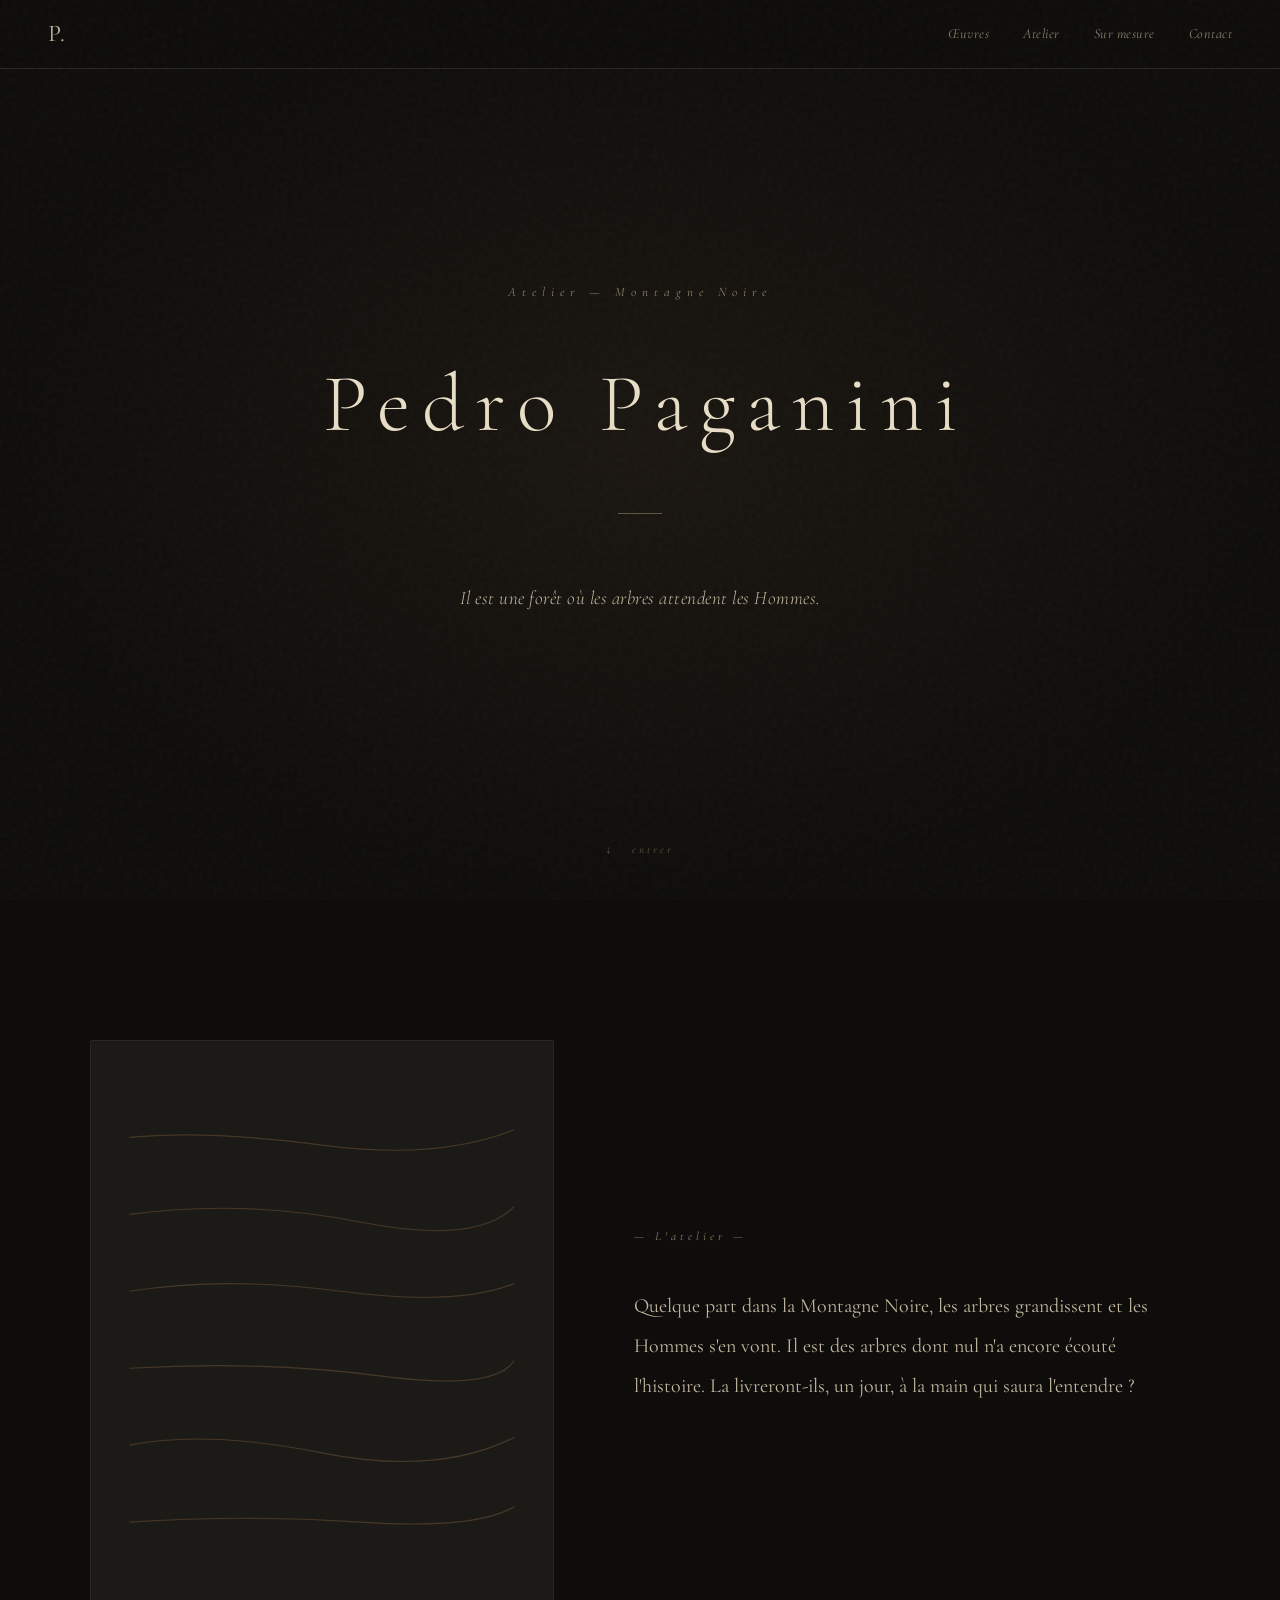
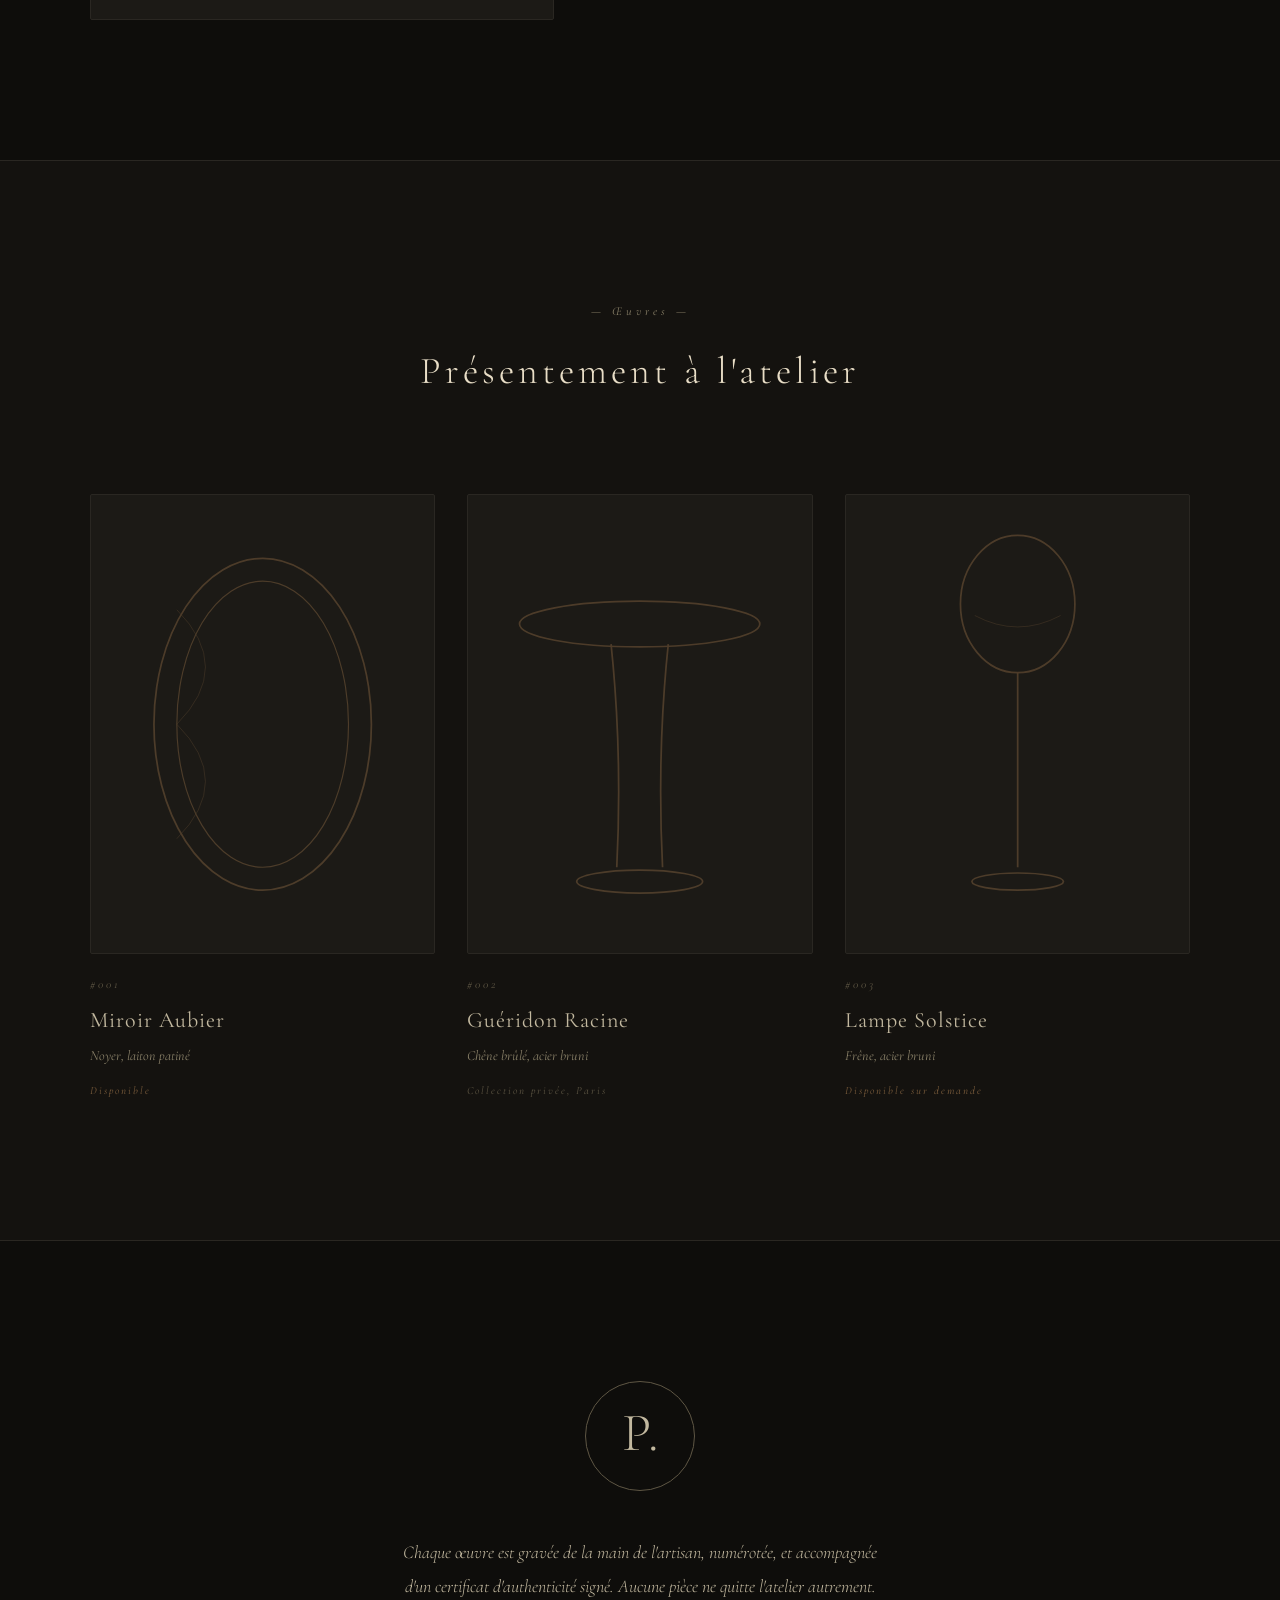
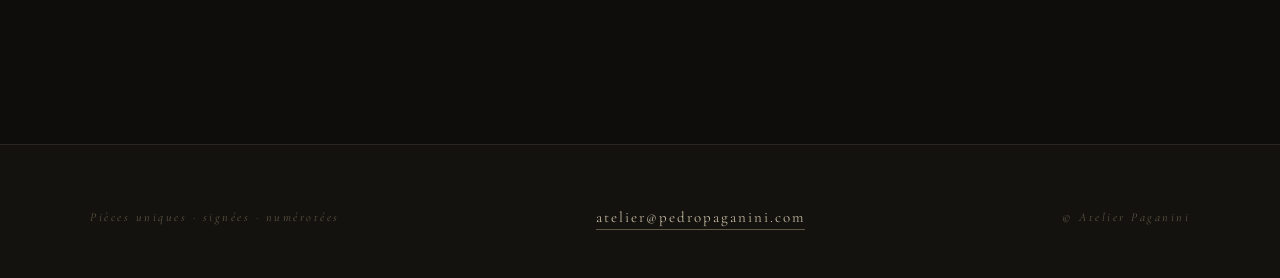
<file: index.html>
<!DOCTYPE html>
<html lang="fr">
<head>
<meta charset="UTF-8">
<meta name="viewport" content="width=device-width, initial-scale=1.0">
<title>Pedro Paganini — Atelier, Montagne Noire</title>
<link rel="preconnect" href="https://fonts.googleapis.com">
<link rel="preconnect" href="https://fonts.gstatic.com" crossorigin>
<link href="https://fonts.googleapis.com/css2?family=Cormorant+Garamond:ital,wght@0,300;0,400;0,500;1,300;1,400&family=EB+Garamond:ital,wght@0,400;0,500;1,400&display=swap" rel="stylesheet">
<link rel="stylesheet" href="assets/styles.css">
</head>
<body>

<nav>
  <a href="index.html" class="monogram" aria-label="Retour à l'accueil">P.</a>
  <div class="menu">
    <a href="#oeuvres">Œuvres</a>
    <a href="#atelier">Atelier</a>
    <a href="sur-mesure.html">Sur mesure</a>
    <a href="#contact">Contact</a>
  </div>
</nav>

<!-- HERO -->
<section class="hero">
  <div class="hero-tag">Atelier — Montagne Noire</div>
  <h1 class="hero-name">Pedro&nbsp;Paganini</h1>
  <div class="hero-rule"></div>
  <div class="hero-haiku">
    Il est une forêt où les arbres attendent les Hommes.
  </div>
  <div class="hero-scroll">↓ &nbsp; entrer</div>
</section>

<!-- ATELIER -->
<section class="atelier" id="atelier">
  <div class="atelier-inner">
    <div class="atelier-image reveal">
      <svg viewBox="0 0 120 160" xmlns="http://www.w3.org/2000/svg" preserveAspectRatio="xMidYMid slice">
        <g stroke="#a87d4f" stroke-width="0.3" fill="none">
          <path d="M 10 30 Q 30 28 60 32 T 110 28"/>
          <path d="M 10 50 Q 40 46 70 52 T 110 48"/>
          <path d="M 10 70 Q 35 66 65 70 T 110 68"/>
          <path d="M 10 90 Q 45 88 75 92 T 110 88"/>
          <path d="M 10 110 Q 30 106 60 112 T 110 108"/>
          <path d="M 10 130 Q 40 128 70 130 T 110 126"/>
        </g>
      </svg>
    </div>

    <div class="atelier-content reveal">
      <span class="section-eyebrow">— L'atelier —</span>
      <p>
        Quelque part dans la Montagne Noire, les arbres grandissent et les Hommes s'en vont. Il est des arbres dont nul n'a encore écouté l'histoire. La livreront-ils, un jour, à la main qui saura l'entendre ?
      </p>
    </div>
  </div>
</section>

<!-- ŒUVRES -->
<section class="oeuvres" id="oeuvres">
  <div class="section-header reveal">
    <span class="section-eyebrow">— Œuvres —</span>
    <h2 class="section-title">Présentement à l'atelier</h2>
  </div>

  <div class="oeuvres-grid">

    <a class="piece reveal" href="#">
      <div class="piece-image">
        <svg viewBox="0 0 120 160" xmlns="http://www.w3.org/2000/svg" preserveAspectRatio="xMidYMid meet">
          <ellipse cx="60" cy="80" rx="38" ry="58" fill="none" stroke="#a87d4f" stroke-width="0.6"/>
          <ellipse cx="60" cy="80" rx="30" ry="50" fill="none" stroke="#a87d4f" stroke-width="0.4"/>
          <path d="M 30 40 Q 50 60 30 80 Q 50 100 30 120" fill="none" stroke="#a87d4f" stroke-width="0.3" opacity="0.6"/>
        </svg>
      </div>
      <div class="piece-number">#001</div>
      <div class="piece-title">Miroir Aubier</div>
      <div class="piece-material">Noyer, laiton patiné</div>
      <div class="piece-status available">Disponible</div>
    </a>

    <a class="piece reveal" href="#">
      <div class="piece-image">
        <svg viewBox="0 0 120 160" xmlns="http://www.w3.org/2000/svg" preserveAspectRatio="xMidYMid meet">
          <ellipse cx="60" cy="45" rx="42" ry="8" fill="none" stroke="#a87d4f" stroke-width="0.6"/>
          <path d="M 50 52 Q 54 90 52 130 M 70 52 Q 66 90 68 130" fill="none" stroke="#a87d4f" stroke-width="0.6"/>
          <ellipse cx="60" cy="135" rx="22" ry="4" fill="none" stroke="#a87d4f" stroke-width="0.6"/>
        </svg>
      </div>
      <div class="piece-number">#002</div>
      <div class="piece-title">Guéridon Racine</div>
      <div class="piece-material">Chêne brûlé, acier bruni</div>
      <div class="piece-status sold">Collection privée, Paris</div>
    </a>

    <a class="piece reveal" href="#">
      <div class="piece-image">
        <svg viewBox="0 0 120 160" xmlns="http://www.w3.org/2000/svg" preserveAspectRatio="xMidYMid meet">
          <ellipse cx="60" cy="38" rx="20" ry="24" fill="none" stroke="#a87d4f" stroke-width="0.6"/>
          <path d="M 60 62 L 60 130" fill="none" stroke="#a87d4f" stroke-width="0.6"/>
          <ellipse cx="60" cy="135" rx="16" ry="3" fill="none" stroke="#a87d4f" stroke-width="0.6"/>
          <path d="M 45 42 Q 60 50 75 42" fill="none" stroke="#a87d4f" stroke-width="0.3" opacity="0.6"/>
        </svg>
      </div>
      <div class="piece-number">#003</div>
      <div class="piece-title">Lampe Solstice</div>
      <div class="piece-material">Frêne, acier bruni</div>
      <div class="piece-status available">Disponible sur demande</div>
    </a>

  </div>
</section>

<!-- SIGNATURE -->
<section class="signature-section">
  <div class="reveal">
    <div class="signature-monogram">P.</div>
    <p class="signature-text">
      Chaque œuvre est gravée de la main de l'artisan, numérotée, et accompagnée d'un certificat d'authenticité signé. Aucune pièce ne quitte l'atelier autrement.
    </p>
  </div>
</section>

<!-- FOOTER -->
<footer id="contact">
  <div class="footer-inner">
    <div class="left">Pièces uniques · signées · numérotées</div>
    <div class="center">
      <a href="mailto:atelier@pedropaganini.com">atelier@pedropaganini.com</a>
    </div>
    <div class="right">© Atelier Paganini</div>
  </div>
</footer>

<script>
  // Reveal sections on scroll
  const observer = new IntersectionObserver((entries) => {
    entries.forEach((entry) => {
      if (entry.isIntersecting) {
        entry.target.classList.add('in');
        observer.unobserve(entry.target);
      }
    });
  }, { threshold: 0.15 });

  document.querySelectorAll('.reveal').forEach((el) => observer.observe(el));

  // Staggered reveal inside the œuvres grid
  document.querySelectorAll('.oeuvres-grid .piece').forEach((el, i) => {
    el.style.transitionDelay = (i * 180) + 'ms';
  });
</script>

</body>
</html>
</file>
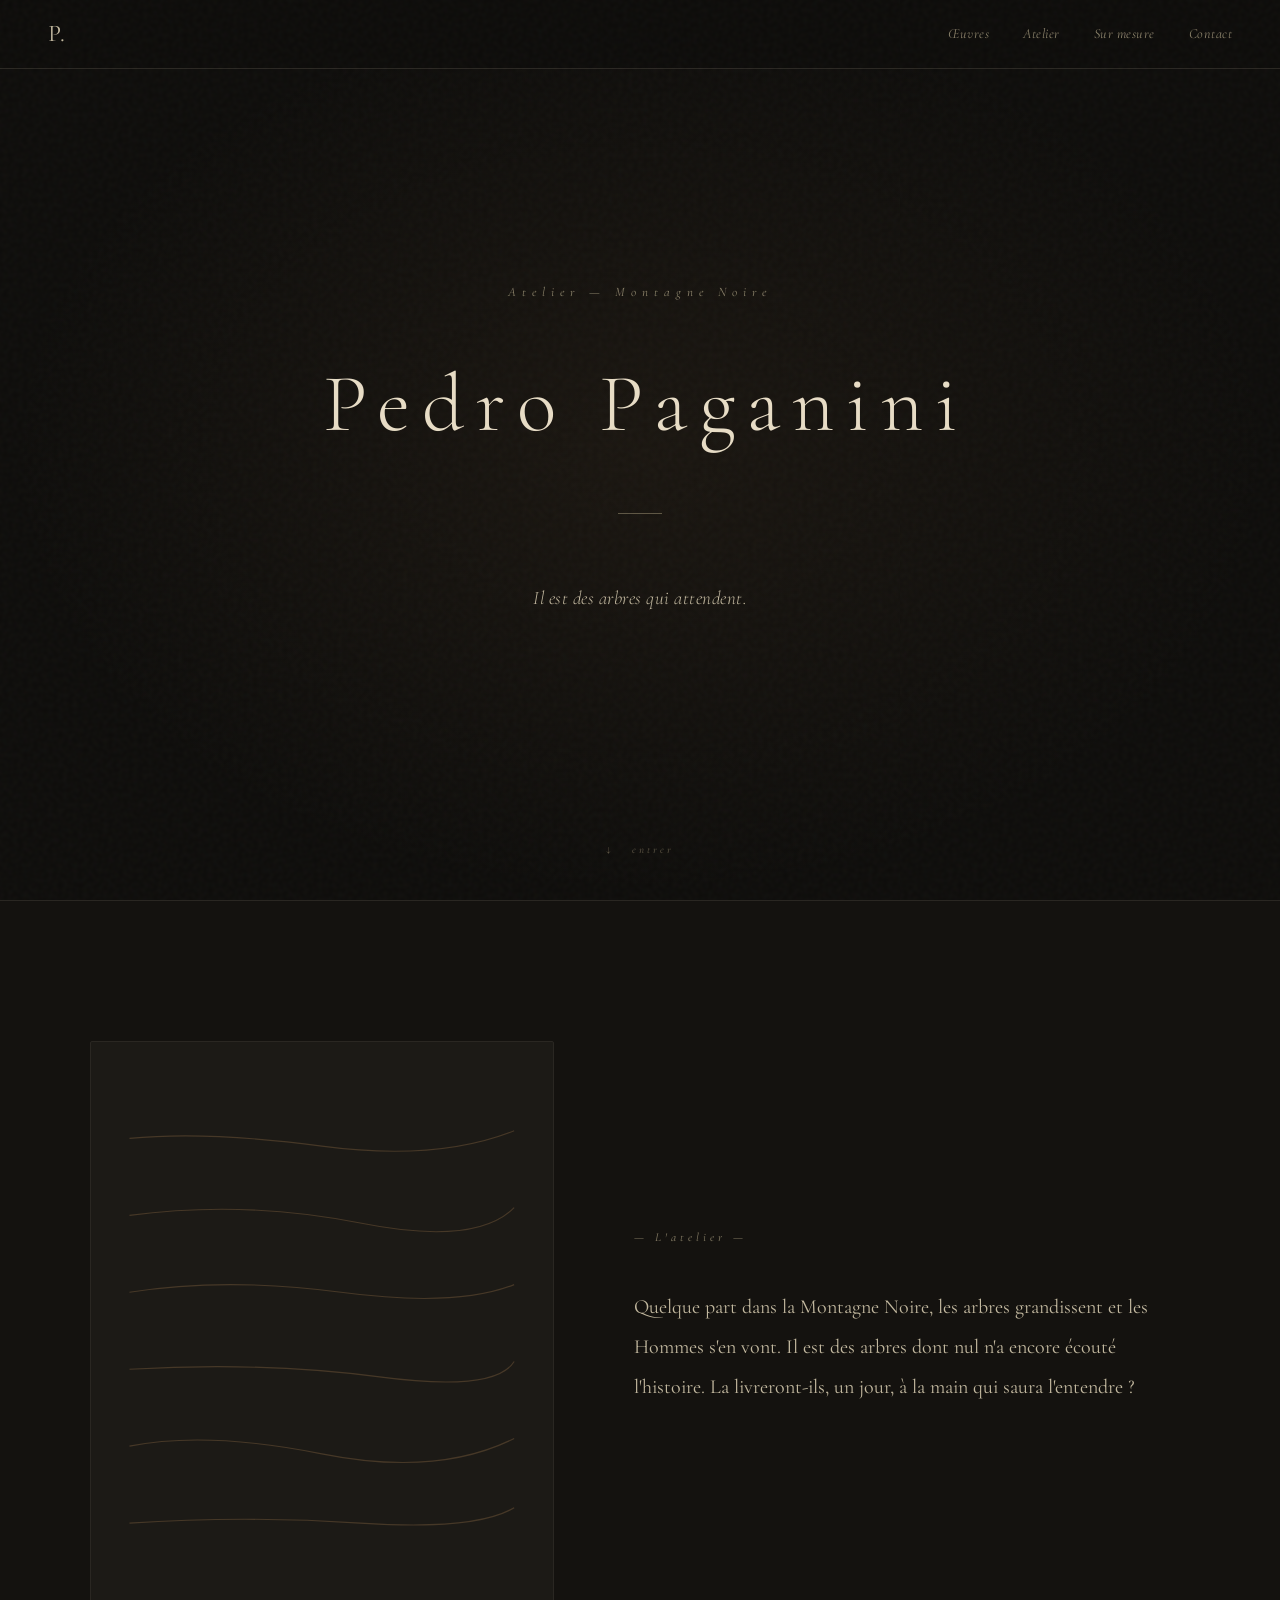
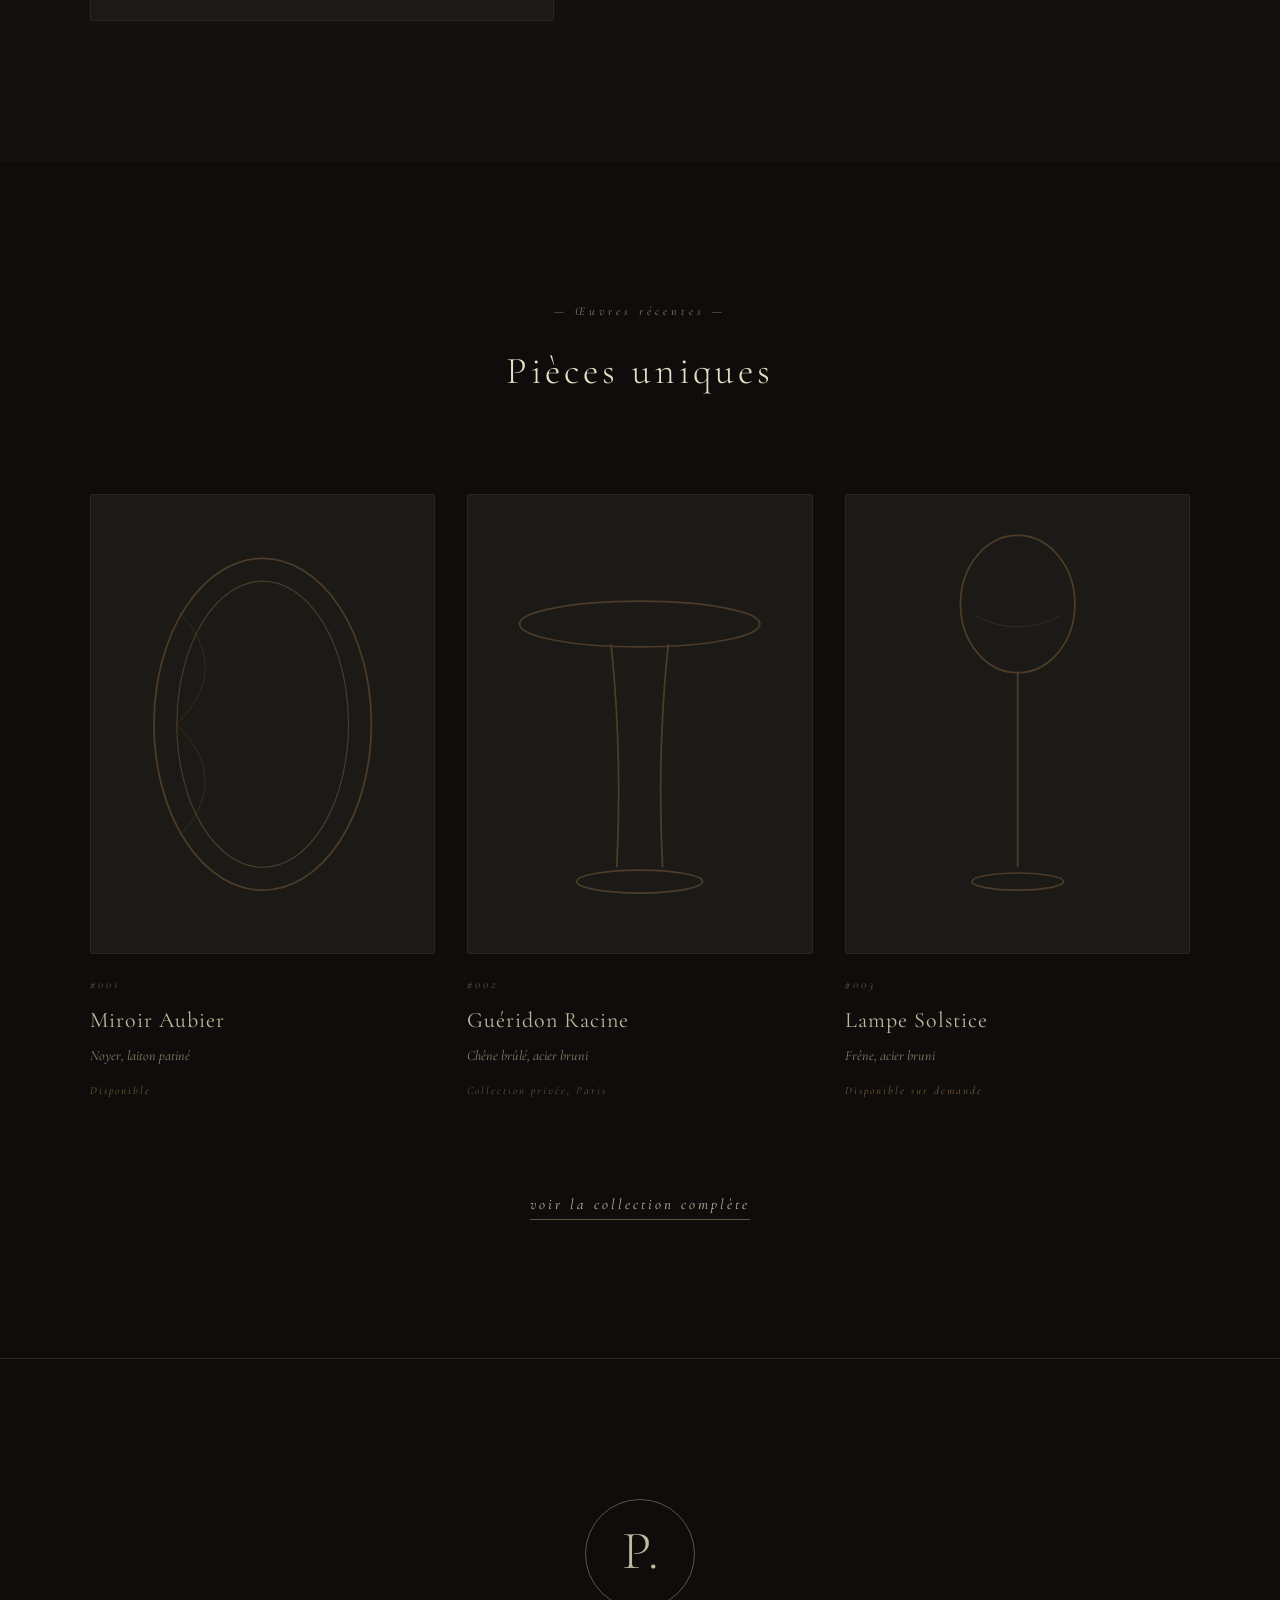
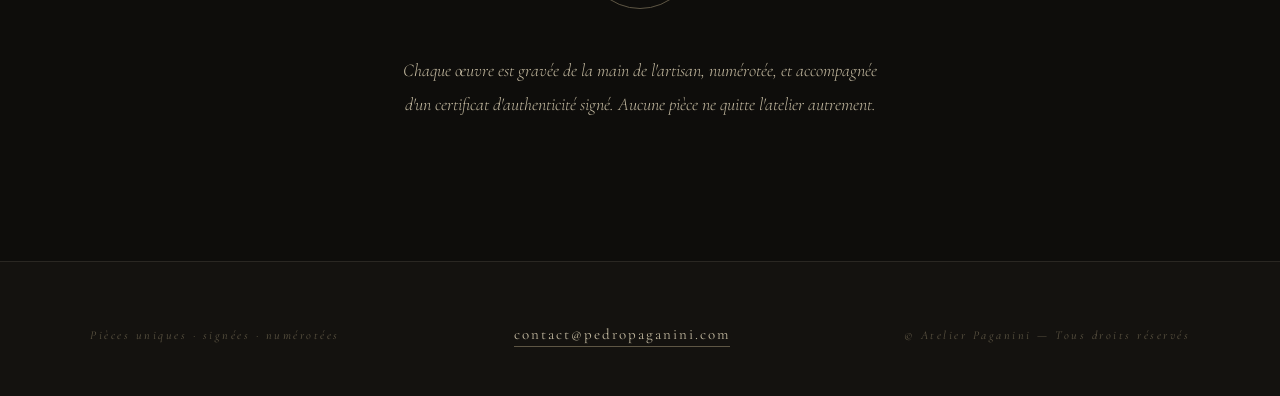
<file: pedro-paganini (4).html>
<!DOCTYPE html>
<html lang="fr">
<head>
<meta charset="UTF-8">
<meta name="viewport" content="width=device-width, initial-scale=1.0">
<title>Pedro Paganini — Atelier, Montagne Noire</title>
<link rel="preconnect" href="https://fonts.googleapis.com">
<link rel="preconnect" href="https://fonts.gstatic.com" crossorigin>
<link href="https://fonts.googleapis.com/css2?family=Cormorant+Garamond:ital,wght@0,300;0,400;0,500;1,300;1,400&family=EB+Garamond:ital,wght@0,400;0,500;1,400&family=Cormorant+Infant:ital,wght@0,300;0,400;1,300&display=swap" rel="stylesheet">
<style>
  :root {
    --bg: #0e0d0b;
    --bg-2: #14120f;
    --bg-3: #1c1a16;
    --text: #e8ddc6;
    --text-2: #c2b89f;
    --text-3: #8a8169;
    --text-4: #5e5644;
    --line: #2a2722;
    --accent: #a87d4f;
    --wax: #5a1715;
    --display: "Cormorant Garamond", serif;
    --body: "EB Garamond", "Cormorant Garamond", serif;
  }

  * { box-sizing: border-box; margin: 0; padding: 0; }

  html { scroll-behavior: smooth; }

  body {
    background: var(--bg);
    color: var(--text);
    font-family: var(--body);
    font-weight: 400;
    line-height: 1.7;
    -webkit-font-smoothing: antialiased;
    overflow-x: hidden;
  }

  /* subtle grain overlay for atmosphere */
  body::before {
    content: '';
    position: fixed;
    inset: 0;
    pointer-events: none;
    z-index: 1000;
    opacity: 0.035;
    background-image: url("data:image/svg+xml,%3Csvg viewBox='0 0 200 200' xmlns='http://www.w3.org/2000/svg'%3E%3Cfilter id='n'%3E%3CfeTurbulence type='fractalNoise' baseFrequency='0.9'/%3E%3C/filter%3E%3Crect width='100%25' height='100%25' filter='url(%23n)'/%3E%3C/svg%3E");
  }

  /* ---------- NAV ---------- */
  nav {
    position: fixed;
    top: 0; left: 0; right: 0;
    z-index: 100;
    display: flex;
    justify-content: space-between;
    align-items: center;
    padding: 22px 48px;
    background: rgba(14, 13, 11, 0.75);
    backdrop-filter: blur(12px);
    -webkit-backdrop-filter: blur(12px);
    border-bottom: 0.5px solid var(--line);
    transition: padding 0.4s ease;
  }

  .monogram {
    font-family: var(--display);
    font-size: 24px;
    color: var(--text-2);
    font-weight: 400;
    line-height: 1;
  }

  .menu {
    display: flex;
    gap: 34px;
  }

  .menu a {
    font-family: var(--display);
    font-style: italic;
    font-size: 14px;
    color: var(--text-3);
    text-decoration: none;
    letter-spacing: 0.5px;
    transition: color 0.4s ease;
  }

  .menu a:hover { color: var(--text); }

  /* ---------- HERO ---------- */
  .hero {
    min-height: 100vh;
    display: flex;
    flex-direction: column;
    align-items: center;
    justify-content: center;
    text-align: center;
    padding: 120px 32px;
    background:
      radial-gradient(ellipse at center, rgba(168, 125, 79, 0.08) 0%, transparent 70%),
      var(--bg);
    position: relative;
  }

  .hero-tag {
    font-family: var(--display);
    font-style: italic;
    font-size: 13px;
    letter-spacing: 6px;
    color: var(--text-3);
    margin-bottom: 56px;
    opacity: 0;
    animation: fadeIn 2s ease 0.2s forwards;
  }

  .hero-name {
    font-family: var(--display);
    font-weight: 300;
    font-size: clamp(48px, 7vw, 82px);
    letter-spacing: 12px;
    color: var(--text);
    line-height: 1.1;
    margin-right: -12px; /* compensate trailing letter-spacing */
    opacity: 0;
    animation: fadeIn 2.4s ease 0.6s forwards;
  }

  .hero-rule {
    width: 44px;
    height: 0.5px;
    background: var(--text-4);
    margin: 64px auto;
    opacity: 0;
    animation: fadeIn 1.5s ease 1.4s forwards;
  }

  .hero-haiku {
    font-family: var(--display);
    font-style: italic;
    font-weight: 300;
    font-size: 19px;
    line-height: 2.2;
    color: var(--text-2);
    letter-spacing: 0.5px;
    opacity: 0;
    animation: fadeIn 2s ease 1.8s forwards;
  }

  .hero-scroll {
    position: absolute;
    bottom: 40px;
    left: 50%;
    transform: translateX(-50%);
    font-family: var(--display);
    font-style: italic;
    font-size: 11px;
    letter-spacing: 3px;
    color: var(--text-4);
    opacity: 0;
    animation: fadeIn 1.5s ease 2.4s forwards, floatDown 3s ease-in-out 2.4s infinite;
  }

  @keyframes fadeIn {
    to { opacity: 1; }
  }

  @keyframes floatDown {
    0%, 100% { transform: translateX(-50%) translateY(0); }
    50% { transform: translateX(-50%) translateY(6px); }
  }

  /* ---------- ŒUVRES ---------- */
  .oeuvres {
    padding: 140px 48px;
  }

  .section-header {
    text-align: center;
    margin-bottom: 90px;
  }

  .section-eyebrow {
    font-family: var(--display);
    font-style: italic;
    font-size: 12px;
    letter-spacing: 4px;
    color: var(--text-3);
    display: block;
    margin-bottom: 18px;
  }

  .section-title {
    font-family: var(--display);
    font-weight: 300;
    font-size: 38px;
    letter-spacing: 4px;
    color: var(--text);
  }

  .oeuvres-grid {
    display: grid;
    grid-template-columns: repeat(3, 1fr);
    gap: 32px;
    max-width: 1100px;
    margin: 0 auto;
  }

  .piece {
    text-decoration: none;
    color: inherit;
    display: block;
    cursor: pointer;
  }

  .piece-image {
    aspect-ratio: 3/4;
    background: var(--bg-3);
    border: 0.5px solid var(--line);
    border-radius: 2px;
    position: relative;
    overflow: hidden;
    transition: transform 0.8s cubic-bezier(0.23, 1, 0.32, 1);
  }

  .piece:hover .piece-image {
    transform: translateY(-4px);
  }

  .piece-image svg {
    position: absolute;
    inset: 0;
    width: 100%;
    height: 100%;
    opacity: 0.35;
    transition: opacity 0.6s ease;
  }

  .piece:hover .piece-image svg {
    opacity: 0.55;
  }

  .piece-number {
    font-family: var(--display);
    font-style: italic;
    font-size: 12px;
    letter-spacing: 3px;
    color: var(--text-4);
    margin-top: 20px;
  }

  .piece-title {
    font-family: var(--display);
    font-weight: 400;
    font-size: 22px;
    color: var(--text-2);
    margin-top: 8px;
    letter-spacing: 1px;
  }

  .piece-material {
    font-family: var(--display);
    font-style: italic;
    font-size: 14px;
    color: var(--text-3);
    margin-top: 4px;
  }

  .piece-status {
    font-family: var(--display);
    font-style: italic;
    font-size: 11px;
    letter-spacing: 2px;
    color: var(--text-4);
    margin-top: 14px;
  }

  .piece-status.sold { color: var(--text-4); }
  .piece-status.available { color: var(--accent); opacity: 0.7; }

  .oeuvres-more {
    text-align: center;
    margin-top: 90px;
  }

  .oeuvres-more a {
    font-family: var(--display);
    font-style: italic;
    font-size: 15px;
    letter-spacing: 3px;
    color: var(--text-2);
    text-decoration: none;
    border-bottom: 0.5px solid var(--text-4);
    padding-bottom: 6px;
    transition: color 0.4s, border-color 0.4s;
  }

  .oeuvres-more a:hover {
    color: var(--text);
    border-color: var(--text);
  }

  /* ---------- ATELIER ---------- */
  .atelier {
    padding: 140px 48px;
    background: var(--bg-2);
    border-top: 0.5px solid var(--line);
  }

  .atelier-inner {
    max-width: 1100px;
    margin: 0 auto;
    display: grid;
    grid-template-columns: 5fr 6fr;
    gap: 80px;
    align-items: center;
  }

  .atelier-image {
    aspect-ratio: 4/5;
    background: var(--bg-3);
    border: 0.5px solid var(--line);
    border-radius: 2px;
    position: relative;
    overflow: hidden;
  }

  .atelier-image svg {
    position: absolute;
    inset: 0;
    width: 100%;
    height: 100%;
    opacity: 0.3;
  }

  .atelier-content .section-eyebrow {
    margin-bottom: 40px;
  }

  .atelier-content h2 {
    font-family: var(--display);
    font-weight: 300;
    font-size: 36px;
    letter-spacing: 2px;
    color: var(--text);
    line-height: 1.25;
    margin-bottom: 40px;
  }

  .atelier-content p {
    font-family: var(--display);
    font-size: 20px;
    line-height: 2;
    color: var(--text-2);
    margin-bottom: 28px;
  }

  .atelier-content p.italic {
    font-style: italic;
    color: var(--text-3);
  }

  /* ---------- SIGNATURE ---------- */
  .signature-section {
    padding: 140px 32px;
    text-align: center;
    border-top: 0.5px solid var(--line);
    background: var(--bg);
  }

  .signature-monogram {
    width: 110px;
    height: 110px;
    margin: 0 auto 44px;
    border: 0.5px solid var(--text-4);
    border-radius: 50%;
    display: flex;
    align-items: center;
    justify-content: center;
    font-family: var(--display);
    font-weight: 300;
    font-size: 54px;
    color: var(--text-2);
    line-height: 1;
    padding-bottom: 6px;
  }

  .signature-text {
    font-family: var(--display);
    font-style: italic;
    font-weight: 300;
    font-size: 18px;
    line-height: 1.9;
    color: var(--text-2);
    max-width: 500px;
    margin: 0 auto;
  }

  /* ---------- FOOTER ---------- */
  footer {
    padding: 60px 48px 48px;
    border-top: 0.5px solid var(--line);
    background: var(--bg-2);
  }

  .footer-inner {
    max-width: 1100px;
    margin: 0 auto;
    display: flex;
    justify-content: space-between;
    align-items: center;
    flex-wrap: wrap;
    gap: 24px;
  }

  .footer-inner .left,
  .footer-inner .right {
    font-family: var(--display);
    font-style: italic;
    font-size: 12px;
    letter-spacing: 2.5px;
    color: var(--text-4);
  }

  .footer-inner .center {
    font-family: var(--display);
    font-size: 15px;
    letter-spacing: 2px;
    color: var(--text-2);
  }

  .footer-inner .center a {
    color: inherit;
    text-decoration: none;
    border-bottom: 0.5px solid var(--text-4);
    padding-bottom: 3px;
    transition: border-color 0.4s;
  }

  .footer-inner .center a:hover {
    border-color: var(--text-2);
  }

  /* ---------- reveals on scroll ---------- */
  .reveal {
    opacity: 0;
    transform: translateY(24px);
    transition: opacity 1.2s ease, transform 1.2s cubic-bezier(0.23, 1, 0.32, 1);
  }

  .reveal.in {
    opacity: 1;
    transform: translateY(0);
  }

  /* ---------- responsive ---------- */
  @media (max-width: 860px) {
    nav { padding: 18px 24px; }
    .menu { gap: 20px; }
    .menu a { font-size: 13px; }
    .hero { padding: 100px 24px; }
    .hero-name { letter-spacing: 8px; }
    .oeuvres, .atelier, .signature-section { padding: 110px 24px; }
    .oeuvres-grid { grid-template-columns: 1fr; gap: 48px; max-width: 420px; }
    .atelier-inner { grid-template-columns: 1fr; gap: 48px; }
    .footer-inner { flex-direction: column; text-align: center; }
  }

  @media (max-width: 560px) {
    nav { padding: 14px 20px; }
    .monogram { font-size: 22px; }
    .menu { gap: 14px; }
    .menu a { font-size: 11px; }

    .hero { padding: 90px 22px 70px; }
    .hero-tag { font-size: 11px; letter-spacing: 3px; margin-bottom: 42px; }
    .hero-name { font-size: 44px; letter-spacing: 4px; margin-right: -4px; }
    .hero-rule { margin: 44px auto; }
    .hero-haiku { font-size: 17px; }

    .section-title { font-size: 28px; }
    .section-header { margin-bottom: 60px; }

    .oeuvres, .atelier, .signature-section { padding: 80px 22px; }

    .atelier-content p { font-size: 18px; line-height: 1.9; }
    .atelier-content .section-eyebrow { margin-bottom: 30px; }

    .piece-title { font-size: 20px; }

    .signature-monogram { width: 90px; height: 90px; font-size: 44px; }
    .signature-text { font-size: 16px; }

    footer { padding: 44px 22px 32px; }
    .footer-inner .center { font-size: 14px; }
  }

  @media (max-width: 380px) {
    .hero-name { font-size: 38px; letter-spacing: 3px; }
    .menu { gap: 10px; }
    .menu a { font-size: 10px; letter-spacing: 0.3px; }
  }
</style>
</head>
<body>

<nav>
  <div class="monogram">P.</div>
  <div class="menu">
    <a href="#oeuvres">Œuvres</a>
    <a href="#atelier">Atelier</a>
    <a href="#surmesure">Sur mesure</a>
    <a href="#contact">Contact</a>
  </div>
</nav>

<!-- HERO -->
<section class="hero">
  <div class="hero-tag">Atelier — Montagne Noire</div>
  <h1 class="hero-name">Pedro&nbsp;Paganini</h1>
  <div class="hero-rule"></div>
  <div class="hero-haiku">
    Il est des arbres qui attendent.
  </div>
  <div class="hero-scroll">↓ &nbsp; entrer</div>
</section>

<!-- ATELIER -->
<section class="atelier" id="atelier">
  <div class="atelier-inner">
    <div class="atelier-image reveal">
      <svg viewBox="0 0 120 160" xmlns="http://www.w3.org/2000/svg" preserveAspectRatio="xMidYMid slice">
        <g stroke="#a87d4f" stroke-width="0.3" fill="none">
          <path d="M 10 30 Q 30 28 60 32 T 110 28"/>
          <path d="M 10 50 Q 40 46 70 52 T 110 48"/>
          <path d="M 10 70 Q 35 66 65 70 T 110 68"/>
          <path d="M 10 90 Q 45 88 75 92 T 110 88"/>
          <path d="M 10 110 Q 30 106 60 112 T 110 108"/>
          <path d="M 10 130 Q 40 128 70 130 T 110 126"/>
        </g>
      </svg>
    </div>

    <div class="atelier-content reveal">
      <span class="section-eyebrow">— L'atelier —</span>
      <p>
        Quelque part dans la Montagne Noire, les arbres grandissent et les Hommes s'en vont. Il est des arbres dont nul n'a encore écouté l'histoire. La livreront-ils, un jour, à la main qui saura l'entendre ?
      </p>
    </div>
  </div>
</section>

<!-- ŒUVRES -->
<section class="oeuvres" id="oeuvres">
  <div class="section-header reveal">
    <span class="section-eyebrow">— Œuvres récentes —</span>
    <h2 class="section-title">Pièces uniques</h2>
  </div>

  <div class="oeuvres-grid">

    <a class="piece reveal" href="#">
      <div class="piece-image">
        <svg viewBox="0 0 120 160" xmlns="http://www.w3.org/2000/svg" preserveAspectRatio="xMidYMid meet">
          <ellipse cx="60" cy="80" rx="38" ry="58" fill="none" stroke="#a87d4f" stroke-width="0.6"/>
          <ellipse cx="60" cy="80" rx="30" ry="50" fill="none" stroke="#a87d4f" stroke-width="0.4"/>
          <path d="M 30 40 Q 50 60 30 80 Q 50 100 30 120" fill="none" stroke="#a87d4f" stroke-width="0.3" opacity="0.6"/>
        </svg>
      </div>
      <div class="piece-number">#001</div>
      <div class="piece-title">Miroir Aubier</div>
      <div class="piece-material">Noyer, laiton patiné</div>
      <div class="piece-status available">Disponible</div>
    </a>

    <a class="piece reveal" href="#">
      <div class="piece-image">
        <svg viewBox="0 0 120 160" xmlns="http://www.w3.org/2000/svg" preserveAspectRatio="xMidYMid meet">
          <ellipse cx="60" cy="45" rx="42" ry="8" fill="none" stroke="#a87d4f" stroke-width="0.6"/>
          <path d="M 50 52 Q 54 90 52 130 M 70 52 Q 66 90 68 130" fill="none" stroke="#a87d4f" stroke-width="0.6"/>
          <ellipse cx="60" cy="135" rx="22" ry="4" fill="none" stroke="#a87d4f" stroke-width="0.6"/>
        </svg>
      </div>
      <div class="piece-number">#002</div>
      <div class="piece-title">Guéridon Racine</div>
      <div class="piece-material">Chêne brûlé, acier bruni</div>
      <div class="piece-status sold">Collection privée, Paris</div>
    </a>

    <a class="piece reveal" href="#">
      <div class="piece-image">
        <svg viewBox="0 0 120 160" xmlns="http://www.w3.org/2000/svg" preserveAspectRatio="xMidYMid meet">
          <ellipse cx="60" cy="38" rx="20" ry="24" fill="none" stroke="#a87d4f" stroke-width="0.6"/>
          <path d="M 60 62 L 60 130" fill="none" stroke="#a87d4f" stroke-width="0.6"/>
          <ellipse cx="60" cy="135" rx="16" ry="3" fill="none" stroke="#a87d4f" stroke-width="0.6"/>
          <path d="M 45 42 Q 60 50 75 42" fill="none" stroke="#a87d4f" stroke-width="0.3" opacity="0.6"/>
        </svg>
      </div>
      <div class="piece-number">#003</div>
      <div class="piece-title">Lampe Solstice</div>
      <div class="piece-material">Frêne, acier bruni</div>
      <div class="piece-status available">Disponible sur demande</div>
    </a>

  </div>

  <div class="oeuvres-more reveal">
    <a href="#">voir la collection complète</a>
  </div>
</section>

<!-- SIGNATURE -->
<section class="signature-section">
  <div class="reveal">
    <div class="signature-monogram">P.</div>
    <p class="signature-text">
      Chaque œuvre est gravée de la main de l'artisan, numérotée, et accompagnée d'un certificat d'authenticité signé. Aucune pièce ne quitte l'atelier autrement.
    </p>
  </div>
</section>

<!-- FOOTER -->
<footer id="contact">
  <div class="footer-inner">
    <div class="left">Pièces uniques · signées · numérotées</div>
    <div class="center">
      <a href="mailto:contact@pedropaganini.com">contact@pedropaganini.com</a>
    </div>
    <div class="right">© Atelier Paganini — Tous droits réservés</div>
  </div>
</footer>

<script>
  // Reveal sections on scroll
  const observer = new IntersectionObserver((entries) => {
    entries.forEach((entry) => {
      if (entry.isIntersecting) {
        entry.target.classList.add('in');
        observer.unobserve(entry.target);
      }
    });
  }, { threshold: 0.15 });

  document.querySelectorAll('.reveal').forEach((el) => observer.observe(el));

  // Staggered reveal inside the œuvres grid
  document.querySelectorAll('.oeuvres-grid .piece').forEach((el, i) => {
    el.style.transitionDelay = (i * 180) + 'ms';
  });
</script>

</body>
</html>
</file>
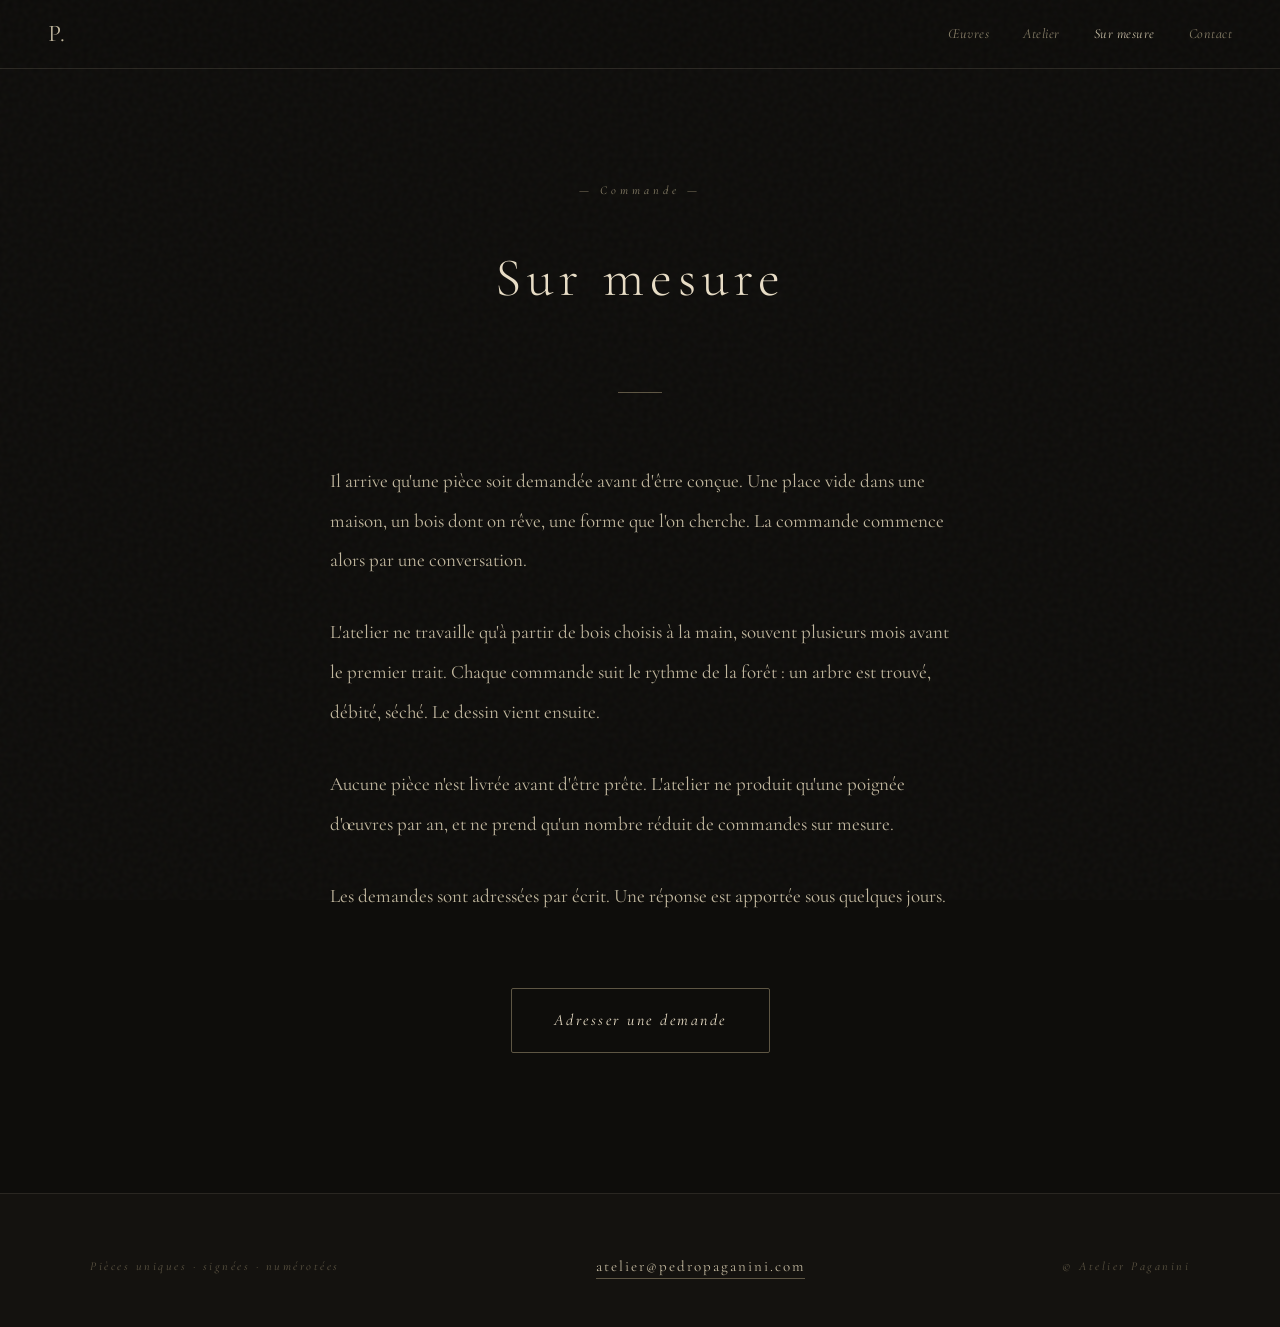
<file: sur-mesure.html>
<!DOCTYPE html>
<html lang="fr">
<head>
<meta charset="UTF-8">
<meta name="viewport" content="width=device-width, initial-scale=1.0">
<title>Sur mesure — Pedro Paganini</title>
<link rel="preconnect" href="https://fonts.googleapis.com">
<link rel="preconnect" href="https://fonts.gstatic.com" crossorigin>
<link href="https://fonts.googleapis.com/css2?family=Cormorant+Garamond:ital,wght@0,300;0,400;0,500;1,300;1,400&family=EB+Garamond:ital,wght@0,400;0,500;1,400&display=swap" rel="stylesheet">
<link rel="stylesheet" href="assets/styles.css">
</head>
<body>

<nav>
  <a href="index.html" class="monogram" aria-label="Retour à l'accueil">P.</a>
  <div class="menu">
    <a href="index.html#oeuvres">Œuvres</a>
    <a href="index.html#atelier">Atelier</a>
    <a href="sur-mesure.html" class="current">Sur mesure</a>
    <a href="index.html#contact">Contact</a>
  </div>
</nav>

<!-- SUR MESURE -->
<main class="sur-mesure-page">
  <div class="sur-mesure-inner">
    <span class="sur-mesure-eyebrow">— Commande —</span>
    <h1 class="sur-mesure-title">Sur mesure</h1>
    <div class="sur-mesure-rule"></div>

    <div class="sur-mesure-text">
      <p>
        Il arrive qu'une pièce soit demandée avant d'être conçue. Une place vide dans une maison, un bois dont on rêve, une forme que l'on cherche. La commande commence alors par une conversation.
      </p>

      <p>
        L'atelier ne travaille qu'à partir de bois choisis à la main, souvent plusieurs mois avant le premier trait. Chaque commande suit le rythme de la forêt : un arbre est trouvé, débité, séché. Le dessin vient ensuite.
      </p>

      <p>
        Aucune pièce n'est livrée avant d'être prête. L'atelier ne produit qu'une poignée d'œuvres par an, et ne prend qu'un nombre réduit de commandes sur mesure.
      </p>

      <p>
        Les demandes sont adressées par écrit. Une réponse est apportée sous quelques jours.
      </p>
    </div>

    <a href="mailto:atelier@pedropaganini.com" class="sur-mesure-cta">Adresser une demande</a>
  </div>
</main>

<!-- FOOTER -->
<footer>
  <div class="footer-inner">
    <div class="left">Pièces uniques · signées · numérotées</div>
    <div class="center">
      <a href="mailto:atelier@pedropaganini.com">atelier@pedropaganini.com</a>
    </div>
    <div class="right">© Atelier Paganini</div>
  </div>
</footer>

</body>
</html>
</file>
<file: assets/styles.css>
/* =========================================================
   PEDRO PAGANINI — Feuille de style commune
   Atelier, Montagne Noire
   ========================================================= */

:root {
  --bg: #0e0d0b;
  --bg-2: #14120f;
  --bg-3: #1c1a16;
  --text: #e8ddc6;
  --text-2: #c2b89f;
  --text-3: #8a8169;
  --text-4: #5e5644;
  --line: #2a2722;
  --accent: #a87d4f;
  --wax: #5a1715;
  --display: "Cormorant Garamond", serif;
  --body: "EB Garamond", "Cormorant Garamond", serif;
}

* { box-sizing: border-box; margin: 0; padding: 0; }

html { scroll-behavior: smooth; }

body {
  background: var(--bg);
  color: var(--text);
  font-family: var(--body);
  font-weight: 400;
  line-height: 1.7;
  -webkit-font-smoothing: antialiased;
  overflow-x: hidden;
}

/* Subtle grain overlay for atmosphere */
body::before {
  content: '';
  position: fixed;
  inset: 0;
  pointer-events: none;
  z-index: 1000;
  opacity: 0.035;
  background-image: url("data:image/svg+xml,%3Csvg viewBox='0 0 200 200' xmlns='http://www.w3.org/2000/svg'%3E%3Cfilter id='n'%3E%3CfeTurbulence type='fractalNoise' baseFrequency='0.9'/%3E%3C/filter%3E%3Crect width='100%25' height='100%25' filter='url(%23n)'/%3E%3C/svg%3E");
}

/* ---------- NAV (commun) ---------- */
nav {
  position: fixed;
  top: 0; left: 0; right: 0;
  z-index: 100;
  display: flex;
  justify-content: space-between;
  align-items: center;
  padding: 22px 48px;
  background: rgba(14, 13, 11, 0.75);
  backdrop-filter: blur(12px);
  -webkit-backdrop-filter: blur(12px);
  border-bottom: 0.5px solid var(--line);
  transition: padding 0.4s ease;
}

.monogram {
  font-family: var(--display);
  font-size: 24px;
  color: var(--text-2);
  font-weight: 400;
  line-height: 1;
  text-decoration: none;
  transition: color 0.4s ease;
}

.monogram:hover {
  color: var(--text);
}

.menu {
  display: flex;
  gap: 34px;
}

.menu a {
  font-family: var(--display);
  font-style: italic;
  font-size: 14px;
  color: var(--text-3);
  text-decoration: none;
  letter-spacing: 0.5px;
  transition: color 0.4s ease;
}

.menu a:hover { color: var(--text); }

.menu a.current { color: var(--text-2); }

/* ---------- Headings & eyebrows (commun) ---------- */
.section-header {
  text-align: center;
  margin-bottom: 90px;
}

.section-eyebrow {
  font-family: var(--display);
  font-style: italic;
  font-size: 12px;
  letter-spacing: 4px;
  color: var(--text-3);
  display: block;
  margin-bottom: 18px;
}

.section-title {
  font-family: var(--display);
  font-weight: 300;
  font-size: 38px;
  letter-spacing: 4px;
  color: var(--text);
}

/* ---------- HERO (index) ---------- */
.hero {
  min-height: 100vh;
  display: flex;
  flex-direction: column;
  align-items: center;
  justify-content: center;
  text-align: center;
  padding: 120px 32px;
  background:
    radial-gradient(ellipse at center, rgba(168, 125, 79, 0.08) 0%, transparent 70%),
    var(--bg);
  position: relative;
}

.hero-tag {
  font-family: var(--display);
  font-style: italic;
  font-size: 13px;
  letter-spacing: 6px;
  color: var(--text-3);
  margin-bottom: 56px;
  opacity: 0;
  animation: fadeIn 2s ease 0.2s forwards;
}

.hero-name {
  font-family: var(--display);
  font-weight: 300;
  font-size: clamp(48px, 7vw, 82px);
  letter-spacing: 12px;
  color: var(--text);
  line-height: 1.1;
  margin-right: -12px;
  opacity: 0;
  animation: fadeIn 2.4s ease 0.6s forwards;
}

.hero-rule {
  width: 44px;
  height: 0.5px;
  background: var(--text-4);
  margin: 64px auto;
  opacity: 0;
  animation: fadeIn 1.5s ease 1.4s forwards;
}

.hero-haiku {
  font-family: var(--display);
  font-style: italic;
  font-weight: 300;
  font-size: 19px;
  line-height: 2.2;
  color: var(--text-2);
  letter-spacing: 0.5px;
  opacity: 0;
  animation: fadeIn 2s ease 1.8s forwards;
  max-width: 520px;
  padding: 0 20px;
}

.hero-scroll {
  position: absolute;
  bottom: 40px;
  left: 50%;
  transform: translateX(-50%);
  font-family: var(--display);
  font-style: italic;
  font-size: 11px;
  letter-spacing: 3px;
  color: var(--text-4);
  opacity: 0;
  animation: fadeIn 1.5s ease 2.4s forwards, floatDown 3s ease-in-out 2.4s infinite;
}

@keyframes fadeIn {
  to { opacity: 1; }
}

@keyframes floatDown {
  0%, 100% { transform: translateX(-50%) translateY(0); }
  50% { transform: translateX(-50%) translateY(6px); }
}

/* ---------- ŒUVRES ---------- */
.oeuvres {
  padding: 140px 48px;
  background: var(--bg-2);
  border-top: 0.5px solid var(--line);
  border-bottom: 0.5px solid var(--line);
}

.oeuvres-grid {
  display: grid;
  grid-template-columns: repeat(3, 1fr);
  gap: 32px;
  max-width: 1100px;
  margin: 0 auto;
}

.piece {
  text-decoration: none;
  color: inherit;
  display: block;
  cursor: pointer;
}

.piece-image {
  aspect-ratio: 3/4;
  background: var(--bg-3);
  border: 0.5px solid var(--line);
  border-radius: 2px;
  position: relative;
  overflow: hidden;
  transition: transform 0.8s cubic-bezier(0.23, 1, 0.32, 1);
}

.piece:hover .piece-image {
  transform: translateY(-4px);
}

.piece-image svg {
  position: absolute;
  inset: 0;
  width: 100%;
  height: 100%;
  opacity: 0.35;
  transition: opacity 0.6s ease;
}

.piece:hover .piece-image svg {
  opacity: 0.55;
}

.piece-number {
  font-family: var(--display);
  font-style: italic;
  font-size: 12px;
  letter-spacing: 3px;
  color: var(--text-4);
  margin-top: 20px;
}

.piece-title {
  font-family: var(--display);
  font-weight: 400;
  font-size: 22px;
  color: var(--text-2);
  margin-top: 8px;
  letter-spacing: 1px;
}

.piece-material {
  font-family: var(--display);
  font-style: italic;
  font-size: 14px;
  color: var(--text-3);
  margin-top: 4px;
}

.piece-status {
  font-family: var(--display);
  font-style: italic;
  font-size: 11px;
  letter-spacing: 2px;
  color: var(--text-4);
  margin-top: 14px;
}

.piece-status.sold { color: var(--text-4); }
.piece-status.available { color: var(--accent); opacity: 0.7; }

/* ---------- ATELIER ---------- */
.atelier {
  padding: 140px 48px;
}

.atelier-inner {
  max-width: 1100px;
  margin: 0 auto;
  display: grid;
  grid-template-columns: 5fr 6fr;
  gap: 80px;
  align-items: center;
}

.atelier-image {
  aspect-ratio: 4/5;
  background: var(--bg-3);
  border: 0.5px solid var(--line);
  border-radius: 2px;
  position: relative;
  overflow: hidden;
}

.atelier-image svg {
  position: absolute;
  inset: 0;
  width: 100%;
  height: 100%;
  opacity: 0.3;
}

.atelier-content .section-eyebrow {
  margin-bottom: 40px;
}

.atelier-content h2 {
  font-family: var(--display);
  font-weight: 300;
  font-size: 36px;
  letter-spacing: 2px;
  color: var(--text);
  line-height: 1.25;
  margin-bottom: 40px;
}

.atelier-content p {
  font-family: var(--display);
  font-size: 20px;
  line-height: 2;
  color: var(--text-2);
  margin-bottom: 28px;
}

.atelier-content p.italic {
  font-style: italic;
  color: var(--text-3);
}

/* ---------- SIGNATURE ---------- */
.signature-section {
  padding: 140px 32px;
  text-align: center;
  background: var(--bg);
}

.signature-monogram {
  width: 110px;
  height: 110px;
  margin: 0 auto 44px;
  border: 0.5px solid var(--text-4);
  border-radius: 50%;
  display: flex;
  align-items: center;
  justify-content: center;
  font-family: var(--display);
  font-weight: 300;
  font-size: 54px;
  color: var(--text-2);
  line-height: 1;
  padding-bottom: 6px;
}

.signature-text {
  font-family: var(--display);
  font-style: italic;
  font-weight: 300;
  font-size: 18px;
  line-height: 1.9;
  color: var(--text-2);
  max-width: 500px;
  margin: 0 auto;
}

/* ---------- SUR MESURE (page dédiée) ---------- */
.sur-mesure-page {
  padding: 180px 32px 140px;
  min-height: 100vh;
  display: flex;
  align-items: flex-start;
  justify-content: center;
}

.sur-mesure-inner {
  max-width: 620px;
  width: 100%;
  text-align: center;
}

.sur-mesure-eyebrow {
  font-family: var(--display);
  font-style: italic;
  font-size: 12px;
  letter-spacing: 4px;
  color: var(--text-3);
  display: block;
  margin-bottom: 32px;
}

.sur-mesure-title {
  font-family: var(--display);
  font-weight: 300;
  font-size: 54px;
  letter-spacing: 6px;
  color: var(--text);
  margin-bottom: 68px;
}

.sur-mesure-rule {
  width: 44px;
  height: 0.5px;
  background: var(--text-4);
  margin: 0 auto 68px;
}

.sur-mesure-text p {
  font-family: var(--display);
  font-size: 19px;
  line-height: 2.1;
  color: var(--text-2);
  margin-bottom: 32px;
  text-align: left;
}

.sur-mesure-text p:last-of-type {
  margin-bottom: 72px;
}

.sur-mesure-cta {
  display: inline-block;
  font-family: var(--display);
  font-style: italic;
  font-size: 16px;
  letter-spacing: 2.5px;
  color: var(--text);
  text-decoration: none;
  padding: 18px 42px;
  border: 0.5px solid var(--text-4);
  border-radius: 2px;
  transition: border-color 0.5s ease, color 0.5s ease, background 0.5s ease;
}

.sur-mesure-cta:hover {
  border-color: var(--text-2);
  color: var(--text);
  background: rgba(168, 125, 79, 0.04);
}

/* ---------- FOOTER ---------- */
footer {
  padding: 60px 48px 48px;
  border-top: 0.5px solid var(--line);
  background: var(--bg-2);
}

.footer-inner {
  max-width: 1100px;
  margin: 0 auto;
  display: flex;
  justify-content: space-between;
  align-items: center;
  flex-wrap: wrap;
  gap: 24px;
}

.footer-inner .left,
.footer-inner .right {
  font-family: var(--display);
  font-style: italic;
  font-size: 12px;
  letter-spacing: 2.5px;
  color: var(--text-4);
}

.footer-inner .center {
  font-family: var(--display);
  font-size: 15px;
  letter-spacing: 2px;
  color: var(--text-2);
}

.footer-inner .center a {
  color: inherit;
  text-decoration: none;
  border-bottom: 0.5px solid var(--text-4);
  padding-bottom: 3px;
  transition: border-color 0.4s;
}

.footer-inner .center a:hover {
  border-color: var(--text-2);
}

/* ---------- Reveals on scroll ---------- */
.reveal {
  opacity: 0;
  transform: translateY(24px);
  transition: opacity 1.2s ease, transform 1.2s cubic-bezier(0.23, 1, 0.32, 1);
}

.reveal.in {
  opacity: 1;
  transform: translateY(0);
}

/* ---------- Responsive ---------- */
@media (max-width: 860px) {
  nav { padding: 18px 24px; }
  .menu { gap: 20px; }
  .menu a { font-size: 13px; }
  .hero { padding: 100px 24px; }
  .hero-name { letter-spacing: 8px; }
  .oeuvres, .atelier, .signature-section { padding: 110px 24px; }
  .oeuvres-grid { grid-template-columns: 1fr; gap: 48px; max-width: 420px; }
  .atelier-inner { grid-template-columns: 1fr; gap: 48px; }
  .footer-inner { flex-direction: column; text-align: center; }
  .sur-mesure-page { padding: 150px 24px 110px; }
  .sur-mesure-title { font-size: 44px; letter-spacing: 4px; }
}

@media (max-width: 560px) {
  nav { padding: 14px 20px; }
  .monogram { font-size: 22px; }
  .menu { gap: 14px; }
  .menu a { font-size: 11px; }

  .hero { padding: 90px 22px 70px; }
  .hero-tag { font-size: 11px; letter-spacing: 3px; margin-bottom: 42px; }
  .hero-name { font-size: 44px; letter-spacing: 4px; margin-right: -4px; }
  .hero-rule { margin: 44px auto; }
  .hero-haiku { font-size: 17px; }

  .section-title { font-size: 28px; }
  .section-header { margin-bottom: 60px; }

  .oeuvres, .atelier, .signature-section { padding: 80px 22px; }

  .atelier-content p { font-size: 18px; line-height: 1.9; }
  .atelier-content .section-eyebrow { margin-bottom: 30px; }

  .piece-title { font-size: 20px; }

  .signature-monogram { width: 90px; height: 90px; font-size: 44px; }
  .signature-text { font-size: 16px; }

  footer { padding: 44px 22px 32px; }
  .footer-inner .center { font-size: 14px; }

  .sur-mesure-page { padding: 130px 22px 90px; }
  .sur-mesure-title { font-size: 36px; letter-spacing: 3px; margin-bottom: 52px; }
  .sur-mesure-rule { margin-bottom: 52px; }
  .sur-mesure-text p { font-size: 17px; line-height: 1.9; }
  .sur-mesure-cta { font-size: 14px; padding: 16px 32px; letter-spacing: 2px; }
}

@media (max-width: 380px) {
  .hero-name { font-size: 38px; letter-spacing: 3px; }
  .menu { gap: 10px; }
  .menu a { font-size: 10px; letter-spacing: 0.3px; }
}
</file>
